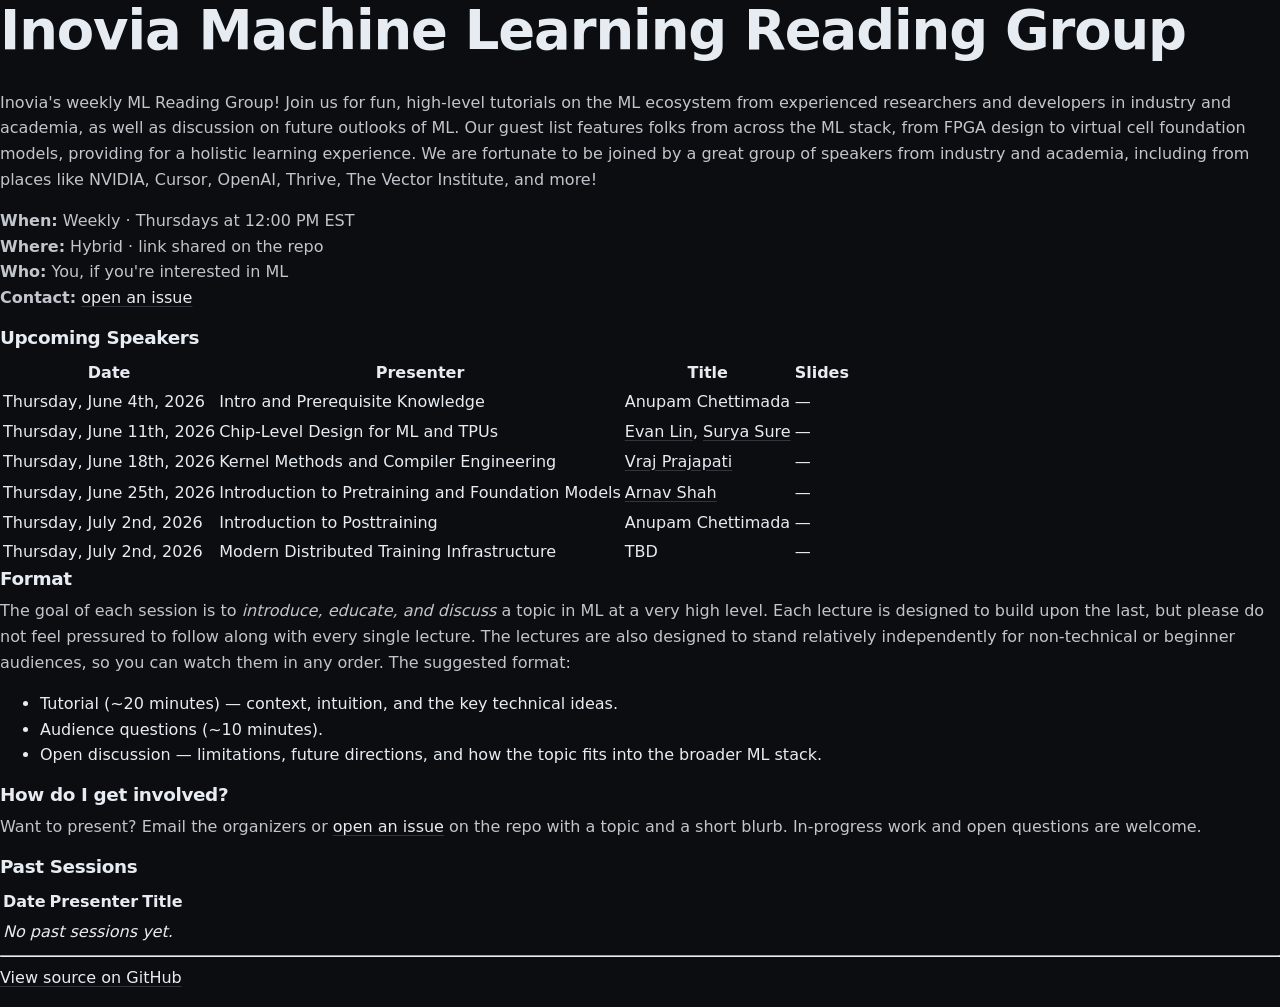
<file: index.html>
<!DOCTYPE html>
<html lang="en">
<head>
  <meta charset="UTF-8" />
  <meta name="viewport" content="width=device-width, initial-scale=1.0" />
  <title>Inovia ML Reading Group</title>
  <meta name="description" content="Inovia's weekly Machine Learning Reading Group." />
  <link rel="stylesheet" href="assets/css/styles.css" />
</head>
<body>
  <main>
    <h1>Inovia Machine Learning Reading Group</h1>

    <p>
      Inovia's weekly ML Reading Group! Join us for fun, high-level tutorials on the ML ecosystem from experienced researchers and developers in industry and academia, as well as discussion on future outlooks of ML. Our guest list features folks from across the ML stack, from FPGA design to virtual cell foundation models, providing for a holistic learning experience.

      We are fortunate to be joined by a great group of speakers from industry and academia, including from places like NVIDIA, Cursor, OpenAI, Thrive, The Vector Institute, and more!
    </p>

    <p>
      <strong>When:</strong> Weekly &middot; Thursdays at 12:00 PM EST<br />
      <strong>Where:</strong> Hybrid &middot; link shared on the repo<br />
      <strong>Who:</strong> You, if you're interested in ML<br />
      <strong>Contact:</strong>
      <a href="https://github.com/anupaminovia/ml-reading-group/issues/new" target="_blank" rel="noopener">open an issue</a>
    </p>

    <h3>Upcoming Speakers</h3>
    <table>
      <thead>
        <tr>
          <th>Date</th>
          <th>Presenter</th>
          <th>Title</th>
          <th>Slides</th>
        </tr>
      </thead>
      <tbody>
        <tr>
          <td>Thursday, June 4th, 2026</td>
          <td>Intro and Prerequisite Knowledge</td>
          <td>Anupam Chettimada</td>
          <td>&mdash;</td>
        </tr>
        <tr>
          <td>Thursday, June 11th, 2026</td>
          <td>Chip-Level Design for ML and TPUs</td>
          <td>
            <a href="https://www.linkedin.com/in/evanliin/" target="_blank" rel="noopener">Evan Lin</a>, 
            <a href="https://www.linkedin.com/in/suryasure/" target="_blank" rel="noopener">Surya Sure</a>
          </td>
          <td>&mdash;</td>
        </tr>
        <tr>
          <td>Thursday, June 18th, 2026</td>
          <td>Kernel Methods and Compiler Engineering</td>
          <td><a href="https://www.linkedin.com/in/vraj8725/" target="_blank" rel="noopener">Vraj Prajapati</a></td>
          <td>&mdash;</td>
        </tr>
        <tr>
          <tr>
            <td>Thursday, June 25th, 2026</td>
            <td>Introduction to Pretraining and Foundation Models</td>
            <td><a href="https://www.linkedin.com/in/arnav-shah-937287157/" target="_blank" rel="noopener">Arnav Shah</a></td>
            <td>&mdash;</td>
          </tr>
          <tr>
            <td>Thursday, July 2nd, 2026</td>
            <td>Introduction to Posttraining</td>
            <td>Anupam Chettimada</td>
            <td>&mdash;</td>
          </tr>
          <tr>
            <td>Thursday, July 2nd, 2026</td>
            <td>Modern Distributed Training Infrastructure</td>
            <td>TBD</td>
            <td>&mdash;</td>
          </tr>
      </tbody>
    </table>

    <h3>Format</h3>
    <p>The goal of each session is to <em>introduce, educate, and discuss</em> a topic in ML at a very high level. Each lecture is designed to build upon the last, but please do not feel pressured to follow along with every single lecture. The lectures are also designed to stand relatively independently for non-technical or beginner audiences, so you can watch them in any order. The suggested format:</p>
    <ul>
      <li>Tutorial (~20 minutes) &mdash; context, intuition, and the key technical ideas.</li>
      <li>Audience questions (~10 minutes).</li>
      <li>Open discussion &mdash; limitations, future directions, and how the topic fits into the broader ML stack.</li>
    </ul>

    <h3>How do I get involved?</h3>
    <p>
      Want to present? Email the organizers or
      <a href="https://github.com/anupaminovia/ml-reading-group/issues/new" target="_blank" rel="noopener">open an issue</a>
      on the repo with a topic and a short blurb. In-progress work and open questions are welcome.
    </p>

    <h3>Past Sessions</h3>
    <table>
      <thead>
        <tr>
          <th>Date</th>
          <th>Presenter</th>
          <th>Title</th>
        </tr>
      </thead>
      <tbody>
        <tr>
          <td colspan="3"><em>No past sessions yet.</em></td>
        </tr>
      </tbody>
    </table>

    <hr />
    <p class="footer">
      <a href="https://github.com/anupaminovia/ml-reading-group" target="_blank" rel="noopener">View source on GitHub</a>
    </p>
  </main>
</body>
</html>
</file>
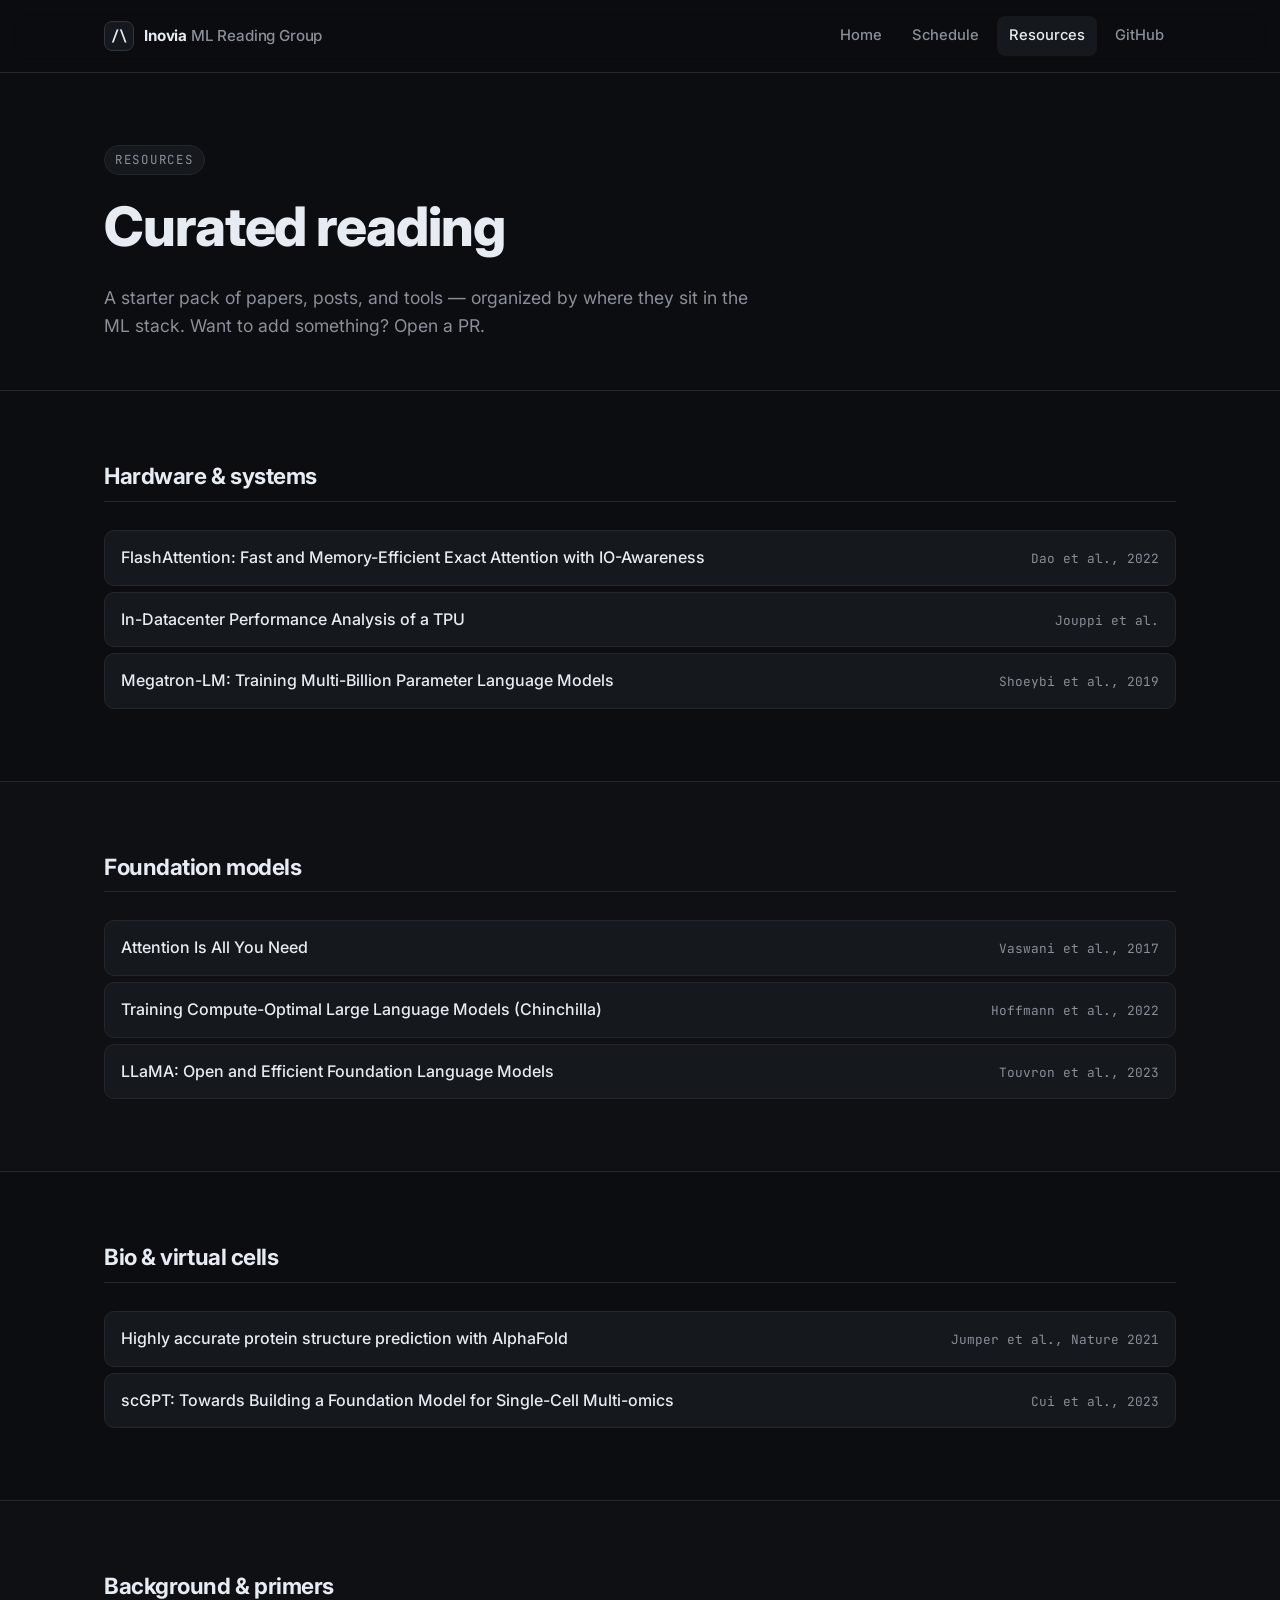
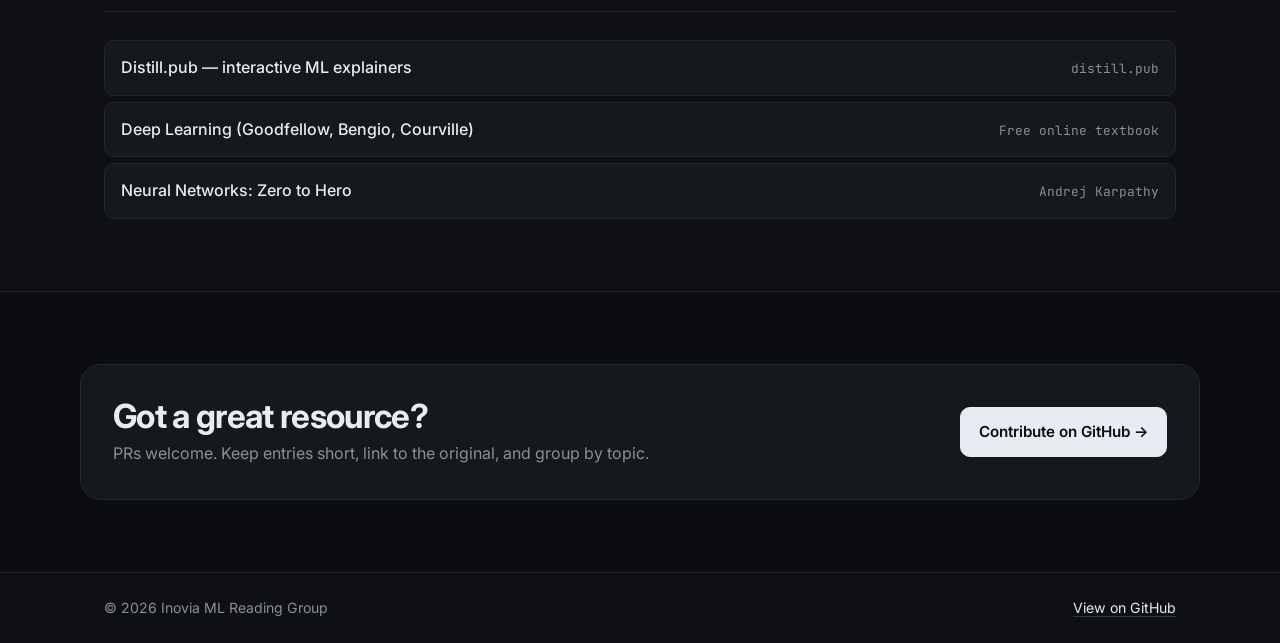
<file: resources.html>
<!DOCTYPE html>
<html lang="en">
<head>
  <meta charset="UTF-8" />
  <meta name="viewport" content="width=device-width, initial-scale=1.0" />
  <title>Resources · Inovia ML Reading Group</title>
  <meta name="description" content="Curated papers, blog posts, and learning resources from the Inovia ML Reading Group." />
  <link rel="preconnect" href="https://fonts.googleapis.com">
  <link rel="preconnect" href="https://fonts.gstatic.com" crossorigin>
  <link href="https://fonts.googleapis.com/css2?family=Inter:wght@400;500;600;700;800&family=JetBrains+Mono:wght@400;500&display=swap" rel="stylesheet">
  <link rel="stylesheet" href="assets/css/styles.css" />
</head>
<body>
  <header class="site-header">
    <div class="container nav">
      <a class="logo" href="index.html">
        <span class="logo-mark">/\</span>
        <span class="logo-text">Inovia <span class="logo-accent">ML Reading Group</span></span>
      </a>
      <nav class="site-nav">
        <a href="index.html">Home</a>
        <a href="schedule.html">Schedule</a>
        <a href="resources.html" class="active">Resources</a>
        <a href="https://github.com/anupaminovia/ml-reading-group" target="_blank" rel="noopener">GitHub</a>
      </nav>
    </div>
  </header>

  <main>
    <section class="page-hero">
      <div class="container">
        <p class="eyebrow">Resources</p>
        <h1>Curated reading</h1>
        <p class="lede">
          A starter pack of papers, posts, and tools — organized by where they sit in the ML stack.
          Want to add something? Open a PR.
        </p>
      </div>
    </section>

    <section class="section">
      <div class="container">
        <h2 class="section-title">Hardware &amp; systems</h2>
        <ul class="resource-list">
          <li>
            <a href="https://arxiv.org/abs/2205.14135" target="_blank" rel="noopener">FlashAttention: Fast and Memory-Efficient Exact Attention with IO-Awareness</a>
            <span class="meta">Dao et al., 2022</span>
          </li>
          <li>
            <a href="https://arxiv.org/abs/1602.04012" target="_blank" rel="noopener">In-Datacenter Performance Analysis of a TPU</a>
            <span class="meta">Jouppi et al.</span>
          </li>
          <li>
            <a href="https://arxiv.org/abs/1909.08053" target="_blank" rel="noopener">Megatron-LM: Training Multi-Billion Parameter Language Models</a>
            <span class="meta">Shoeybi et al., 2019</span>
          </li>
        </ul>
      </div>
    </section>

    <section class="section section-alt">
      <div class="container">
        <h2 class="section-title">Foundation models</h2>
        <ul class="resource-list">
          <li>
            <a href="https://arxiv.org/abs/1706.03762" target="_blank" rel="noopener">Attention Is All You Need</a>
            <span class="meta">Vaswani et al., 2017</span>
          </li>
          <li>
            <a href="https://arxiv.org/abs/2203.15556" target="_blank" rel="noopener">Training Compute-Optimal Large Language Models (Chinchilla)</a>
            <span class="meta">Hoffmann et al., 2022</span>
          </li>
          <li>
            <a href="https://arxiv.org/abs/2302.13971" target="_blank" rel="noopener">LLaMA: Open and Efficient Foundation Language Models</a>
            <span class="meta">Touvron et al., 2023</span>
          </li>
        </ul>
      </div>
    </section>

    <section class="section">
      <div class="container">
        <h2 class="section-title">Bio &amp; virtual cells</h2>
        <ul class="resource-list">
          <li>
            <a href="https://www.nature.com/articles/s41586-021-03819-2" target="_blank" rel="noopener">Highly accurate protein structure prediction with AlphaFold</a>
            <span class="meta">Jumper et al., Nature 2021</span>
          </li>
          <li>
            <a href="https://arxiv.org/abs/2302.03540" target="_blank" rel="noopener">scGPT: Towards Building a Foundation Model for Single-Cell Multi-omics</a>
            <span class="meta">Cui et al., 2023</span>
          </li>
        </ul>
      </div>
    </section>

    <section class="section section-alt">
      <div class="container">
        <h2 class="section-title">Background &amp; primers</h2>
        <ul class="resource-list">
          <li>
            <a href="https://distill.pub/" target="_blank" rel="noopener">Distill.pub — interactive ML explainers</a>
            <span class="meta">distill.pub</span>
          </li>
          <li>
            <a href="https://www.deeplearningbook.org/" target="_blank" rel="noopener">Deep Learning (Goodfellow, Bengio, Courville)</a>
            <span class="meta">Free online textbook</span>
          </li>
          <li>
            <a href="https://karpathy.ai/zero-to-hero.html" target="_blank" rel="noopener">Neural Networks: Zero to Hero</a>
            <span class="meta">Andrej Karpathy</span>
          </li>
        </ul>
      </div>
    </section>

    <section class="section">
      <div class="container cta-card">
        <div>
          <h2>Got a great resource?</h2>
          <p>PRs welcome. Keep entries short, link to the original, and group by topic.</p>
        </div>
        <a class="btn btn-primary" href="https://github.com/anupaminovia/ml-reading-group" target="_blank" rel="noopener">Contribute on GitHub →</a>
      </div>
    </section>
  </main>

  <footer class="site-footer">
    <div class="container footer-inner">
      <p>© <span id="year"></span> Inovia ML Reading Group</p>
      <p>
        <a href="https://github.com/anupaminovia/ml-reading-group" target="_blank" rel="noopener">View on GitHub</a>
      </p>
    </div>
  </footer>

  <script>
    document.getElementById('year').textContent = new Date().getFullYear();
  </script>
</body>
</html>
</file>
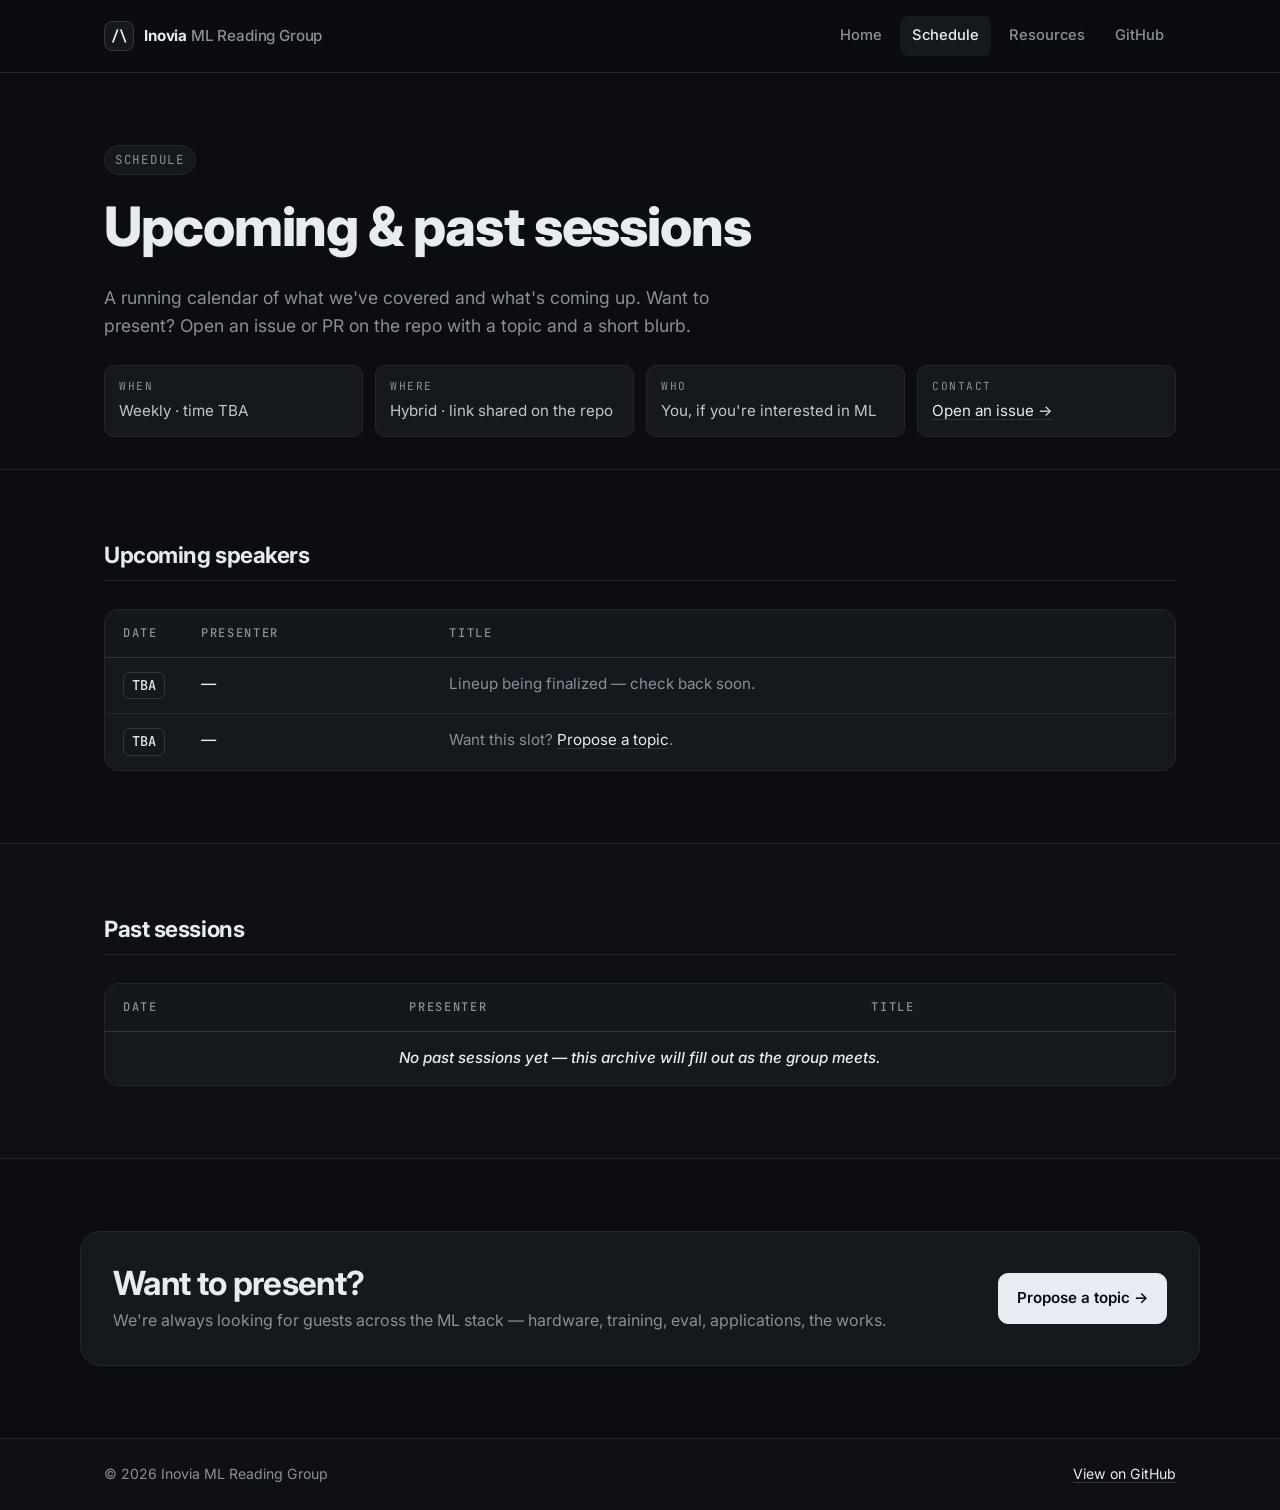
<file: schedule.html>
<!DOCTYPE html>
<html lang="en">
<head>
  <meta charset="UTF-8" />
  <meta name="viewport" content="width=device-width, initial-scale=1.0" />
  <title>Schedule · Inovia ML Reading Group</title>
  <meta name="description" content="Upcoming and past sessions of the Inovia ML Reading Group." />
  <link rel="preconnect" href="https://fonts.googleapis.com">
  <link rel="preconnect" href="https://fonts.gstatic.com" crossorigin>
  <link href="https://fonts.googleapis.com/css2?family=Inter:wght@400;500;600;700;800&family=JetBrains+Mono:wght@400;500&display=swap" rel="stylesheet">
  <link rel="stylesheet" href="assets/css/styles.css" />
</head>
<body>
  <header class="site-header">
    <div class="container nav">
      <a class="logo" href="index.html">
        <span class="logo-mark">/\</span>
        <span class="logo-text">Inovia <span class="logo-accent">ML Reading Group</span></span>
      </a>
      <nav class="site-nav">
        <a href="index.html">Home</a>
        <a href="schedule.html" class="active">Schedule</a>
        <a href="resources.html">Resources</a>
        <a href="https://github.com/anupaminovia/ml-reading-group" target="_blank" rel="noopener">GitHub</a>
      </nav>
    </div>
  </header>

  <main>
    <section class="page-hero">
      <div class="container">
        <p class="eyebrow">Schedule</p>
        <h1>Upcoming &amp; past sessions</h1>
        <p class="lede">
          A running calendar of what we've covered and what's coming up. Want to present?
          Open an issue or PR on the repo with a topic and a short blurb.
        </p>
        <dl class="meta-list">
          <div><dt>When</dt><dd>Weekly · time TBA</dd></div>
          <div><dt>Where</dt><dd>Hybrid · link shared on the repo</dd></div>
          <div><dt>Who</dt><dd>You, if you're interested in ML</dd></div>
          <div><dt>Contact</dt><dd><a href="https://github.com/anupaminovia/ml-reading-group/issues/new" target="_blank" rel="noopener">Open an issue →</a></dd></div>
        </dl>
      </div>
    </section>

    <section class="section">
      <div class="container">
        <h2 class="section-title">Upcoming speakers</h2>
        <div class="table-wrap">
          <table class="calendar">
            <thead>
              <tr>
                <th scope="col">Date</th>
                <th scope="col">Presenter</th>
                <th scope="col">Title</th>
              </tr>
            </thead>
            <tbody>
              <tr>
                <td><span class="date-cell">TBA</span></td>
                <td>—</td>
                <td><span class="muted">Lineup being finalized — check back soon.</span></td>
              </tr>
              <tr>
                <td><span class="date-cell">TBA</span></td>
                <td>—</td>
                <td><span class="muted">Want this slot? <a href="https://github.com/anupaminovia/ml-reading-group/issues/new" target="_blank" rel="noopener">Propose a topic</a>.</span></td>
              </tr>
            </tbody>
          </table>
        </div>
      </div>
    </section>

    <section class="section section-alt">
      <div class="container">
        <h2 class="section-title">Past sessions</h2>
        <div class="table-wrap">
          <table class="calendar">
            <thead>
              <tr>
                <th scope="col">Date</th>
                <th scope="col">Presenter</th>
                <th scope="col">Title</th>
              </tr>
            </thead>
            <tbody>
              <tr>
                <td colspan="3" class="empty-row">
                  No past sessions yet — this archive will fill out as the group meets.
                </td>
              </tr>
            </tbody>
          </table>
        </div>
      </div>
    </section>

    <section class="section">
      <div class="container cta-card">
        <div>
          <h2>Want to present?</h2>
          <p>We're always looking for guests across the ML stack — hardware, training, eval, applications, the works.</p>
        </div>
        <a class="btn btn-primary" href="https://github.com/anupaminovia/ml-reading-group/issues/new" target="_blank" rel="noopener">Propose a topic →</a>
      </div>
    </section>
  </main>

  <footer class="site-footer">
    <div class="container footer-inner">
      <p>© <span id="year"></span> Inovia ML Reading Group</p>
      <p>
        <a href="https://github.com/anupaminovia/ml-reading-group" target="_blank" rel="noopener">View on GitHub</a>
      </p>
    </div>
  </footer>

  <script>
    document.getElementById('year').textContent = new Date().getFullYear();
  </script>
</body>
</html>
</file>
<file: assets/css/styles.css>
/* ---------- Reset & base ---------- */
*,
*::before,
*::after {
  box-sizing: border-box;
}

:root {
  --bg: #0b0d10;
  --bg-elev: #14171c;
  --bg-alt: #0e1014;
  --surface: #15181d;
  --border: #23262c;
  --border-strong: #31353d;
  --text: #e7ecf3;
  --text-dim: #8a8f98;
  --text-soft: #c1c5cc;
  --max-width: 1120px;
  --radius: 14px;
  --radius-lg: 20px;
}

html,
body {
  margin: 0;
  padding: 0;
  background: var(--bg);
  color: var(--text);
  font-family: 'Inter', system-ui, -apple-system, Segoe UI, Roboto, Helvetica, Arial, sans-serif;
  font-size: 16px;
  line-height: 1.6;
  -webkit-font-smoothing: antialiased;
  -moz-osx-font-smoothing: grayscale;
}

a {
  color: var(--text);
  text-decoration: underline;
  text-decoration-color: var(--border-strong);
  text-underline-offset: 3px;
  transition: text-decoration-color 0.15s ease, color 0.15s ease;
}

a:hover {
  color: var(--text);
  text-decoration-color: var(--text);
}

img {
  max-width: 100%;
  display: block;
}

code {
  font-family: 'JetBrains Mono', ui-monospace, SFMono-Regular, Menlo, monospace;
  background: var(--surface);
  border: 1px solid var(--border);
  padding: 0.1em 0.4em;
  border-radius: 6px;
  font-size: 0.9em;
}

.container {
  max-width: var(--max-width);
  margin: 0 auto;
  padding: 0 24px;
}

/* ---------- Header ---------- */
.site-header {
  position: sticky;
  top: 0;
  z-index: 50;
  background: rgba(11, 13, 16, 0.8);
  backdrop-filter: saturate(140%) blur(10px);
  -webkit-backdrop-filter: saturate(140%) blur(10px);
  border-bottom: 1px solid var(--border);
}

.nav {
  display: flex;
  align-items: center;
  justify-content: space-between;
  padding: 16px 24px;
}

.logo {
  display: inline-flex;
  align-items: center;
  gap: 10px;
  color: var(--text);
  font-weight: 700;
  letter-spacing: -0.01em;
  text-decoration: none;
}

.logo:hover {
  color: var(--text);
}

.logo-mark {
  display: inline-grid;
  place-items: center;
  width: 30px;
  height: 30px;
  border-radius: 8px;
  background: var(--surface);
  border: 1px solid var(--border-strong);
  color: var(--text);
  font-family: 'JetBrains Mono', monospace;
  font-weight: 700;
  font-size: 14px;
}

.logo-text {
  font-size: 0.95rem;
}

.logo-accent {
  color: var(--text-dim);
  font-weight: 500;
}

.site-nav {
  display: flex;
  gap: 6px;
  align-items: center;
}

.site-nav a {
  color: var(--text-dim);
  padding: 8px 12px;
  border-radius: 8px;
  font-size: 0.92rem;
  font-weight: 500;
  text-decoration: none;
  transition: background 0.15s ease, color 0.15s ease;
}

.site-nav a:hover {
  color: var(--text);
  background: var(--surface);
}

.site-nav a.active {
  color: var(--text);
  background: var(--surface);
}

/* ---------- Typography ---------- */
h1, h2, h3 {
  letter-spacing: -0.02em;
  line-height: 1.15;
  margin: 0 0 0.5em;
  color: var(--text);
}

h1 {
  font-size: clamp(2rem, 4.5vw, 3.4rem);
  font-weight: 800;
}

h2 {
  font-size: clamp(1.5rem, 2.6vw, 2.1rem);
  font-weight: 700;
}

h3 {
  font-size: 1.15rem;
  font-weight: 600;
}

p {
  margin: 0 0 1em;
  color: var(--text-soft);
}

.eyebrow {
  display: inline-block;
  font-family: 'JetBrains Mono', monospace;
  font-size: 0.78rem;
  text-transform: uppercase;
  letter-spacing: 0.14em;
  color: var(--text-dim);
  background: var(--surface);
  border: 1px solid var(--border);
  padding: 4px 10px;
  border-radius: 999px;
  margin-bottom: 1.25rem;
}

.gradient-text {
  color: var(--text);
}

.lede {
  font-size: 1.1rem;
  color: var(--text-dim);
  max-width: 60ch;
}

.lede.small {
  font-size: 1rem;
}

/* ---------- Hero ---------- */
.hero {
  position: relative;
  overflow: hidden;
  padding: 96px 0 80px;
}

.hero-inner {
  position: relative;
  z-index: 2;
}

.hero-grid {
  display: none;
}

.cta-row {
  margin-top: 2rem;
  display: flex;
  gap: 12px;
  flex-wrap: wrap;
}

.btn {
  display: inline-flex;
  align-items: center;
  gap: 8px;
  padding: 12px 18px;
  border-radius: 10px;
  font-weight: 600;
  font-size: 0.95rem;
  border: 1px solid transparent;
  cursor: pointer;
  text-decoration: none;
  transition: transform 0.05s ease, background 0.15s ease, border-color 0.15s ease, color 0.15s ease;
}

.btn:active {
  transform: translateY(1px);
}

.btn-primary {
  background: var(--text);
  color: var(--bg);
  border-color: var(--text);
}

.btn-primary:hover {
  background: #fff;
  color: var(--bg);
}

.btn-ghost {
  background: transparent;
  border-color: var(--border-strong);
  color: var(--text);
}

.btn-ghost:hover {
  background: var(--surface);
  color: var(--text);
}

/* ---------- Sections ---------- */
.section {
  padding: 72px 0;
}

.section-alt {
  background: var(--bg-alt);
  border-top: 1px solid var(--border);
  border-bottom: 1px solid var(--border);
}

.section-header {
  text-align: center;
  margin-bottom: 48px;
}

.section-header p {
  color: var(--text-dim);
  max-width: 56ch;
  margin: 0 auto;
}

.section-title {
  font-size: 1.4rem;
  margin-bottom: 28px;
  padding-bottom: 12px;
  border-bottom: 1px solid var(--border);
}

/* ---------- Grid / cards ---------- */
.grid {
  display: grid;
  gap: 20px;
}

.grid-3 {
  grid-template-columns: repeat(3, 1fr);
}

@media (max-width: 820px) {
  .grid-3 {
    grid-template-columns: 1fr;
  }
}

.card {
  background: var(--surface);
  border: 1px solid var(--border);
  border-radius: var(--radius);
  padding: 24px;
  transition: border-color 0.15s ease;
}

.card:hover {
  border-color: var(--border-strong);
}

.card-icon {
  display: inline-grid;
  place-items: center;
  width: 40px;
  height: 40px;
  border-radius: 10px;
  background: var(--bg-elev);
  border: 1px solid var(--border-strong);
  color: var(--text);
  font-size: 18px;
  margin-bottom: 14px;
}

.card p {
  margin-bottom: 0;
  color: var(--text-dim);
}

/* ---------- Two-column ---------- */
.two-col {
  display: grid;
  grid-template-columns: 1fr 1fr;
  gap: 48px;
  align-items: center;
}

@media (max-width: 820px) {
  .two-col {
    grid-template-columns: 1fr;
    gap: 32px;
  }
}

.upcoming-card {
  background: var(--surface);
  border: 1px solid var(--border);
  border-radius: var(--radius-lg);
  padding: 28px;
  display: flex;
  gap: 24px;
  align-items: flex-start;
}

.upcoming-date {
  flex-shrink: 0;
  width: 76px;
  text-align: center;
  border: 1px solid var(--border-strong);
  border-radius: 12px;
  padding: 12px 8px;
  background: var(--bg-elev);
}

.upcoming-date .month {
  display: block;
  font-family: 'JetBrains Mono', monospace;
  font-size: 0.7rem;
  letter-spacing: 0.12em;
  text-transform: uppercase;
  color: var(--text-dim);
}

.upcoming-date .day {
  display: block;
  font-size: 1.6rem;
  font-weight: 700;
  color: var(--text);
  margin-top: 4px;
}

.upcoming-label {
  font-family: 'JetBrains Mono', monospace;
  font-size: 0.72rem;
  text-transform: uppercase;
  letter-spacing: 0.12em;
  color: var(--text-dim);
  margin-bottom: 8px;
}

.upcoming-body h3 {
  margin-bottom: 6px;
}

.upcoming-body p:last-child {
  margin-bottom: 0;
  color: var(--text-dim);
}

/* ---------- Steps ---------- */
.steps {
  list-style: none;
  padding: 0;
  margin: 0;
  display: grid;
  grid-template-columns: repeat(3, 1fr);
  gap: 20px;
}

@media (max-width: 820px) {
  .steps {
    grid-template-columns: 1fr;
  }
}

.steps li {
  background: var(--surface);
  border: 1px solid var(--border);
  border-radius: var(--radius);
  padding: 24px;
  position: relative;
}

.step-num {
  font-family: 'JetBrains Mono', monospace;
  font-size: 0.8rem;
  color: var(--text-dim);
  letter-spacing: 0.12em;
}

.steps h3 {
  margin: 10px 0 8px;
}

.steps p {
  margin: 0;
  color: var(--text-dim);
}

/* ---------- Page hero (sub-pages) ---------- */
.page-hero {
  padding: 72px 0 32px;
  border-bottom: 1px solid var(--border);
}

/* ---------- Timeline ---------- */
.timeline {
  display: flex;
  flex-direction: column;
  gap: 16px;
}

.timeline-item {
  background: var(--surface);
  border: 1px solid var(--border);
  border-radius: var(--radius);
  padding: 20px 24px;
  display: flex;
  gap: 20px;
  align-items: flex-start;
}

.timeline-item.upcoming {
  border-color: var(--border-strong);
}

.timeline-date {
  flex-shrink: 0;
  width: 72px;
  text-align: center;
  background: var(--bg-elev);
  border: 1px solid var(--border-strong);
  border-radius: 10px;
  padding: 10px 6px;
}

.timeline-date .month {
  display: block;
  font-family: 'JetBrains Mono', monospace;
  font-size: 0.68rem;
  letter-spacing: 0.12em;
  text-transform: uppercase;
  color: var(--text-dim);
}

.timeline-date .day {
  display: block;
  font-size: 1.4rem;
  font-weight: 700;
}

.timeline-body h3 {
  margin: 4px 0 6px;
}

.timeline-body p:last-child {
  margin-bottom: 0;
  color: var(--text-dim);
}

.tag {
  display: inline-block;
  font-family: 'JetBrains Mono', monospace;
  font-size: 0.7rem;
  text-transform: uppercase;
  letter-spacing: 0.12em;
  padding: 2px 8px;
  border-radius: 999px;
  background: var(--bg-elev);
  border: 1px solid var(--border-strong);
  color: var(--text-dim);
  margin-bottom: 6px;
}

.tag-upcoming {
  background: var(--bg-elev);
  border-color: var(--border-strong);
  color: var(--text);
}

/* ---------- Meta list (page-hero info block) ---------- */
.meta-list {
  display: grid;
  grid-template-columns: repeat(auto-fit, minmax(180px, 1fr));
  gap: 12px;
  margin: 24px 0 0;
  padding: 0;
}

.meta-list > div {
  background: var(--surface);
  border: 1px solid var(--border);
  border-radius: 10px;
  padding: 12px 14px;
}

.meta-list dt {
  font-family: 'JetBrains Mono', monospace;
  font-size: 0.7rem;
  letter-spacing: 0.14em;
  text-transform: uppercase;
  color: var(--text-dim);
  margin-bottom: 4px;
}

.meta-list dd {
  margin: 0;
  color: var(--text-soft);
  font-size: 0.95rem;
}

/* ---------- Calendar table ---------- */
.table-wrap {
  background: var(--surface);
  border: 1px solid var(--border);
  border-radius: var(--radius);
  overflow: hidden;
  overflow-x: auto;
}

.calendar {
  width: 100%;
  border-collapse: collapse;
  font-size: 0.95rem;
  min-width: 560px;
}

.calendar thead th {
  text-align: left;
  font-family: 'JetBrains Mono', monospace;
  font-weight: 500;
  font-size: 0.75rem;
  letter-spacing: 0.14em;
  text-transform: uppercase;
  color: var(--text-dim);
  padding: 14px 18px;
  background: var(--bg-elev);
  border-bottom: 1px solid var(--border-strong);
}

.calendar tbody td {
  padding: 14px 18px;
  border-top: 1px solid var(--border);
  color: var(--text-soft);
  vertical-align: top;
}

.calendar tbody tr:first-child td {
  border-top: none;
}

.calendar tbody tr {
  transition: background 0.12s ease;
}

.calendar tbody tr:hover {
  background: var(--bg-elev);
}

.calendar td:first-child {
  white-space: nowrap;
  width: 1%;
  color: var(--text);
  font-weight: 500;
}

.calendar td:nth-child(2) {
  color: var(--text);
  font-weight: 500;
}

.date-cell {
  display: inline-block;
  font-family: 'JetBrains Mono', monospace;
  font-size: 0.85rem;
  padding: 2px 8px;
  border-radius: 6px;
  background: var(--bg-elev);
  border: 1px solid var(--border-strong);
  color: var(--text);
}

.muted {
  color: var(--text-dim);
}

.empty-row {
  text-align: center;
  color: var(--text-dim);
  font-style: italic;
  padding: 28px 18px;
}

@media (max-width: 600px) {
  .calendar thead th,
  .calendar tbody td {
    padding: 12px 14px;
  }
}

/* ---------- Resource list ---------- */
.resource-list {
  list-style: none;
  margin: 0;
  padding: 0;
  display: flex;
  flex-direction: column;
  gap: 6px;
}

.resource-list li {
  display: flex;
  flex-wrap: wrap;
  align-items: baseline;
  justify-content: space-between;
  gap: 12px;
  padding: 14px 16px;
  background: var(--surface);
  border: 1px solid var(--border);
  border-radius: 10px;
  transition: border-color 0.15s ease;
}

.resource-list li:hover {
  border-color: var(--border-strong);
}

.resource-list a {
  color: var(--text);
  font-weight: 500;
  text-decoration: none;
}

.resource-list a:hover {
  text-decoration: underline;
  text-underline-offset: 3px;
}

.resource-list .meta {
  font-family: 'JetBrains Mono', monospace;
  font-size: 0.8rem;
  color: var(--text-dim);
}

/* ---------- CTA card ---------- */
.cta-card {
  background: var(--surface);
  border: 1px solid var(--border);
  border-radius: var(--radius-lg);
  padding: 32px;
  display: flex;
  align-items: center;
  justify-content: space-between;
  gap: 24px;
  flex-wrap: wrap;
}

.cta-card h2 {
  margin-bottom: 6px;
}

.cta-card p {
  margin: 0;
  color: var(--text-dim);
}

/* ---------- Footer ---------- */
.site-footer {
  border-top: 1px solid var(--border);
  padding: 24px 0;
  background: var(--bg-alt);
}

.footer-inner {
  display: flex;
  justify-content: space-between;
  align-items: center;
  flex-wrap: wrap;
  gap: 8px;
}

.footer-inner p {
  margin: 0;
  font-size: 0.88rem;
  color: var(--text-dim);
}

/* ---------- Responsive nav ---------- */
@media (max-width: 600px) {
  .logo-accent {
    display: none;
  }
  .site-nav a {
    padding: 6px 8px;
    font-size: 0.85rem;
  }
}
</file>
